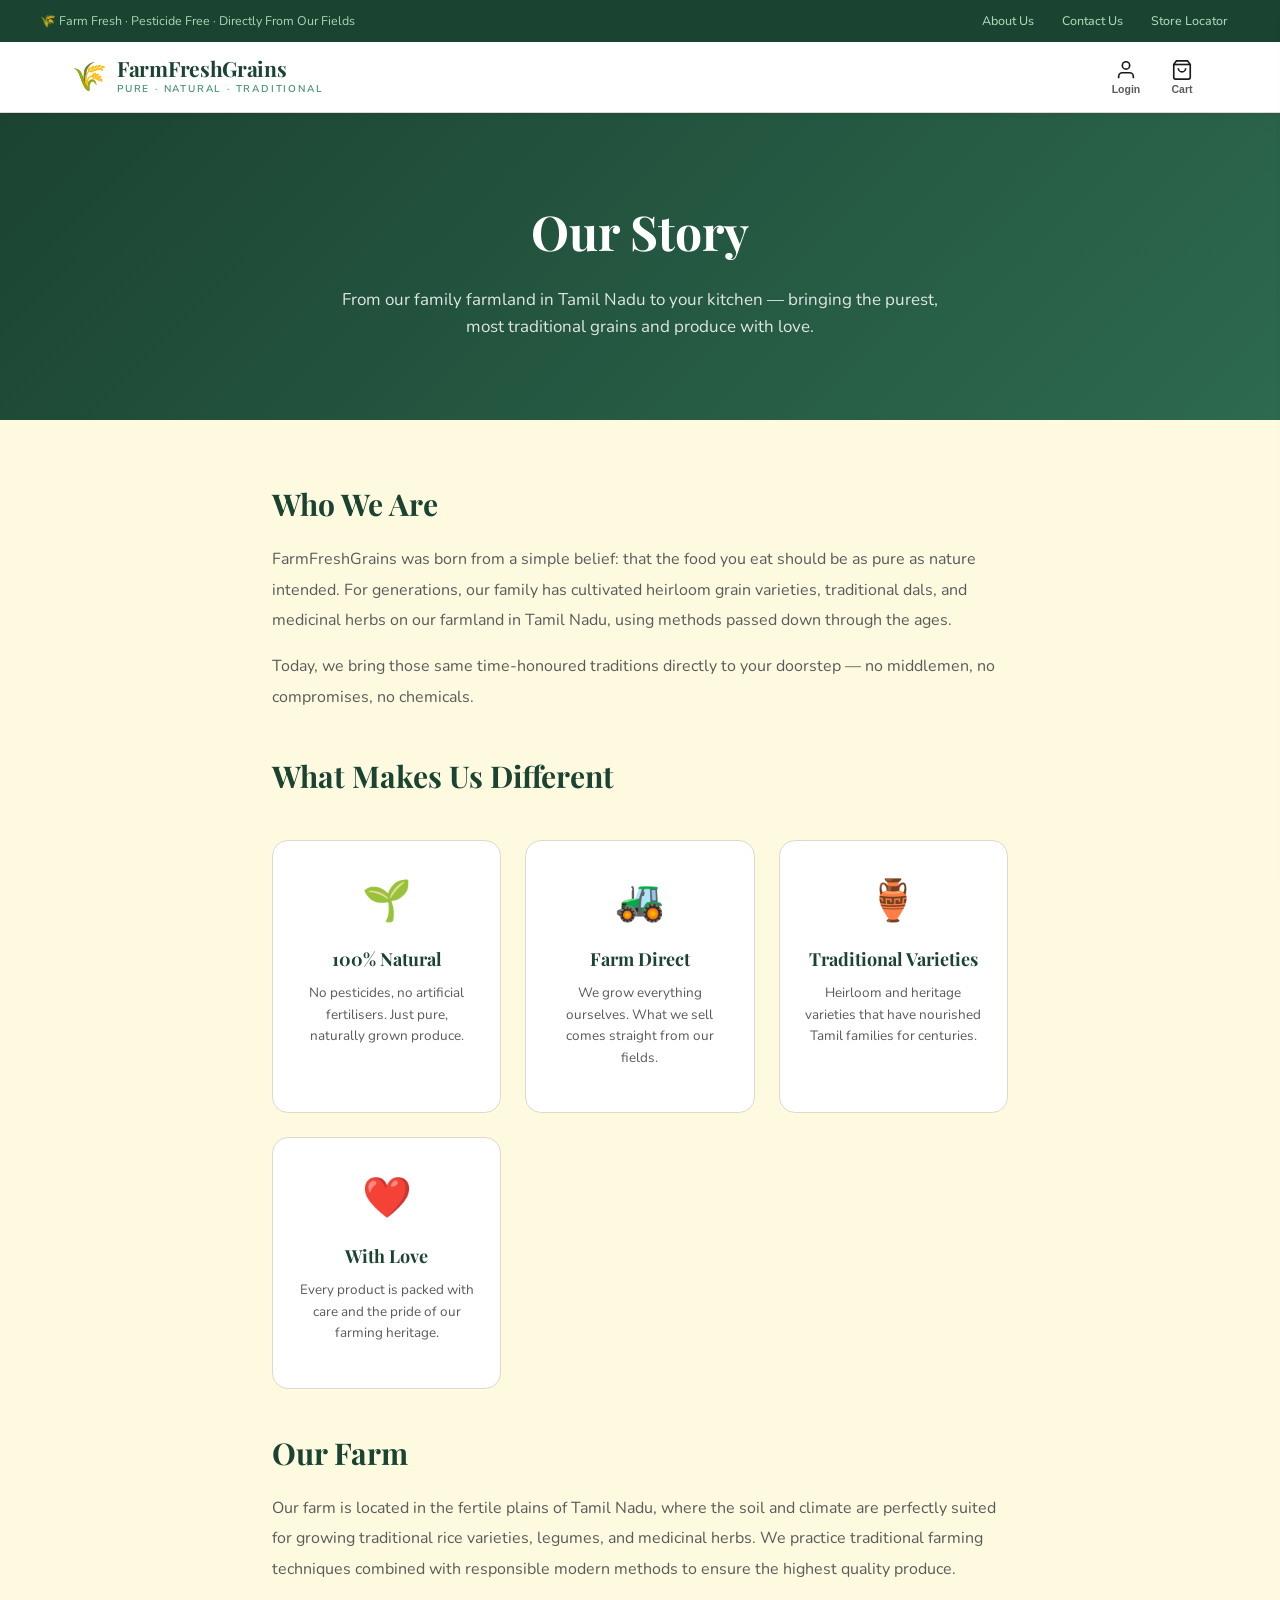
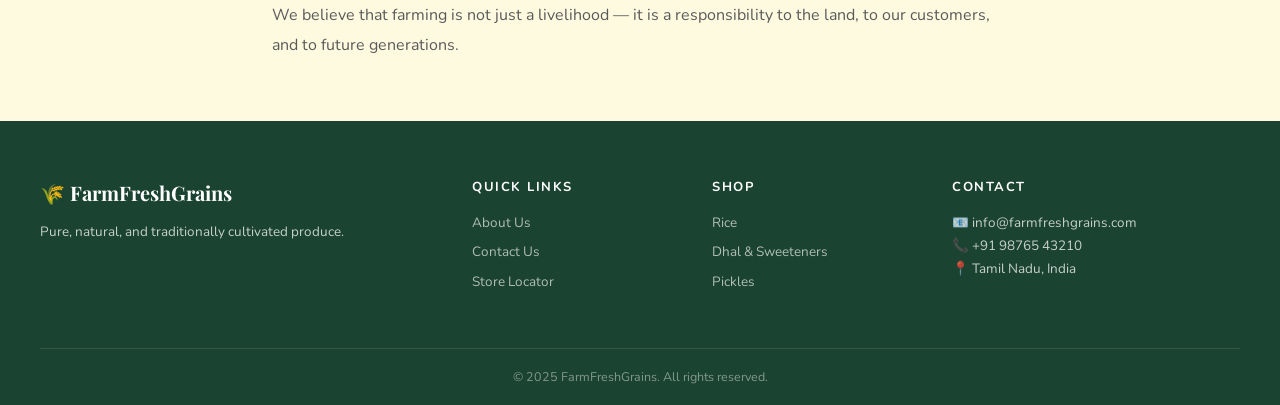
<file: about.html>
<!DOCTYPE html>
<html lang="en">
<head>
<meta charset="UTF-8">
<meta name="viewport" content="width=device-width, initial-scale=1.0">
<title>About Us — FarmFreshGrains</title>
<link rel="preconnect" href="https://fonts.googleapis.com">
<link href="https://fonts.googleapis.com/css2?family=Playfair+Display:wght@400;600;700&family=Nunito:wght@300;400;500;600;700&display=swap" rel="stylesheet">
<link rel="stylesheet" href="css/style.css">
<style>
  .about-hero { background: linear-gradient(135deg, var(--green-dark), var(--green)); color: #fff; padding: 80px 40px; text-align: center; }
  .about-hero h1 { font-family: 'Playfair Display',serif; font-size: 48px; margin-bottom: 16px; }
  .about-hero p { font-size: 17px; opacity: 0.85; max-width: 600px; margin: 0 auto; }
  .about-content { max-width: 800px; margin: 60px auto; padding: 0 32px; }
  .about-content h2 { font-family: 'Playfair Display',serif; font-size: 30px; color: var(--green-dark); margin: 40px 0 16px; }
  .about-content p { font-size: 16px; color: var(--text-muted); line-height: 1.9; margin-bottom: 16px; }
  .values-grid { display: grid; grid-template-columns: repeat(auto-fill,minmax(220px,1fr)); gap: 24px; margin: 40px 0; }
  .value-card { background: var(--white); border: 1.5px solid var(--border); border-radius: 16px; padding: 28px 24px; text-align: center; }
  .value-card .icon { font-size: 40px; margin-bottom: 12px; }
  .value-card h3 { font-family: 'Playfair Display',serif; font-size: 18px; color: var(--green-dark); margin-bottom: 8px; }
  .value-card p { font-size: 13.5px; color: var(--text-muted); line-height: 1.6; }
</style>
</head>
<body>
<div class="top-bar">
  <div class="top-bar-inner">
    <span class="top-bar-left">🌾 Farm Fresh · Pesticide Free · Directly From Our Fields</span>
    <div class="top-bar-links">
      <a href="about.html">About Us</a>
      <a href="contact.html">Contact Us</a>
      <a href="store-locator.html">Store Locator</a>
    </div>
  </div>
</div>
<header id="main-header">
  <div class="header-inner">
    <a class="logo" href="index.html">
      <div class="logo-icon">🌾</div>
      <div class="logo-text">
        <span class="logo-name">FarmFreshGrains</span>
        <span class="logo-tagline">Pure · Natural · Traditional</span>
      </div>
    </a>
    <div class="header-actions" style="margin-left:auto">
      <button class="icon-btn" id="loginBtn">
        <svg width="22" height="22" fill="none" stroke="currentColor" stroke-width="1.8" viewBox="0 0 24 24"><path d="M20 21v-2a4 4 0 0 0-4-4H8a4 4 0 0 0-4 4v2"/><circle cx="12" cy="7" r="4"/></svg>
        <span class="icon-label" id="loginLabel">Login</span>
      </button>
      <button class="icon-btn" id="cartBtn">
        <svg width="22" height="22" fill="none" stroke="currentColor" stroke-width="1.8" viewBox="0 0 24 24"><path d="M6 2 3 6v14a2 2 0 0 0 2 2h14a2 2 0 0 0 2-2V6l-3-4z"/><line x1="3" y1="6" x2="21" y2="6"/><path d="M16 10a4 4 0 0 1-8 0"/></svg>
        <span class="cart-count" id="cartCount" style="display:none">0</span>
        <span class="icon-label">Cart</span>
      </button>
    </div>
  </div>
</header>

<div class="about-hero">
  <h1>Our Story</h1>
  <p>From our family farmland in Tamil Nadu to your kitchen — bringing the purest, most traditional grains and produce with love.</p>
</div>

<div class="about-content">
  <h2>Who We Are</h2>
  <p>FarmFreshGrains was born from a simple belief: that the food you eat should be as pure as nature intended. For generations, our family has cultivated heirloom grain varieties, traditional dals, and medicinal herbs on our farmland in Tamil Nadu, using methods passed down through the ages.</p>
  <p>Today, we bring those same time-honoured traditions directly to your doorstep — no middlemen, no compromises, no chemicals.</p>

  <h2>What Makes Us Different</h2>
  <div class="values-grid">
    <div class="value-card"><div class="icon">🌱</div><h3>100% Natural</h3><p>No pesticides, no artificial fertilisers. Just pure, naturally grown produce.</p></div>
    <div class="value-card"><div class="icon">🚜</div><h3>Farm Direct</h3><p>We grow everything ourselves. What we sell comes straight from our fields.</p></div>
    <div class="value-card"><div class="icon">🏺</div><h3>Traditional Varieties</h3><p>Heirloom and heritage varieties that have nourished Tamil families for centuries.</p></div>
    <div class="value-card"><div class="icon">❤️</div><h3>With Love</h3><p>Every product is packed with care and the pride of our farming heritage.</p></div>
  </div>

  <h2>Our Farm</h2>
  <p>Our farm is located in the fertile plains of Tamil Nadu, where the soil and climate are perfectly suited for growing traditional rice varieties, legumes, and medicinal herbs. We practice traditional farming techniques combined with responsible modern methods to ensure the highest quality produce.</p>
  <p>We believe that farming is not just a livelihood — it is a responsibility to the land, to our customers, and to future generations.</p>
</div>

<footer class="site-footer">
  <div class="footer-inner">
    <div class="footer-col"><div class="footer-logo">🌾 FarmFreshGrains</div><p>Pure, natural, and traditionally cultivated produce.</p></div>
    <div class="footer-col"><h4>Quick Links</h4><a href="about.html">About Us</a><a href="contact.html">Contact Us</a><a href="store-locator.html">Store Locator</a></div>
    <div class="footer-col"><h4>Shop</h4><a href="index.html?cat=rice">Rice</a><a href="index.html?cat=dhal">Dhal & Sweeteners</a><a href="index.html?cat=pickles">Pickles</a></div>
    <div class="footer-col"><h4>Contact</h4><p>📧 info@farmfreshgrains.com</p><p>📞 +91 98765 43210</p><p>📍 Tamil Nadu, India</p></div>
  </div>
  <div class="footer-bottom"><p>© 2025 FarmFreshGrains. All rights reserved.</p></div>
</footer>

<div class="cart-overlay" id="cartOverlay" onclick="toggleCart()"></div>
<div class="cart-sidebar" id="cartSidebar">
  <div class="cart-header"><h3>Your Cart</h3><button onclick="toggleCart()" class="cart-close">✕</button></div>
  <div class="cart-body" id="cartBody"><div class="cart-empty" id="cartEmpty"><div style="font-size:48px">🛒</div><p>Your cart is empty</p></div><div id="cartItems"></div></div>
  <div class="cart-footer" id="cartFooter" style="display:none"><div class="cart-total"><span>Total:</span><strong id="cartTotal">₹0</strong></div><button class="btn-checkout">Proceed to Checkout →</button></div>
</div>
<div class="modal-overlay" id="loginModal" style="display:none">
  <div class="modal">
    <button class="modal-close" onclick="closeLoginModal()">✕</button>
    <div class="modal-tabs"><button class="modal-tab active" onclick="switchTab('login')">Login</button><button class="modal-tab" onclick="switchTab('register')">Register</button></div>
    <div id="loginForm"><div class="form-group"><label>Email</label><input type="email" id="loginEmail" placeholder="you@example.com"></div><div class="form-group"><label>Password</label><input type="password" id="loginPassword" placeholder="••••••••"></div><button class="btn-primary full-width" onclick="doLogin()">Login</button></div>
    <div id="registerForm" style="display:none"><div class="form-group"><label>Name</label><input type="text" id="regName"></div><div class="form-group"><label>Email</label><input type="email" id="regEmail"></div><div class="form-group"><label>Password</label><input type="password" id="regPassword"></div><button class="btn-primary full-width" onclick="doRegister()">Register</button></div>
  </div>
</div>
<script src="js/products.js"></script><script src="js/app.js"></script>
</body>
</html>
</file>
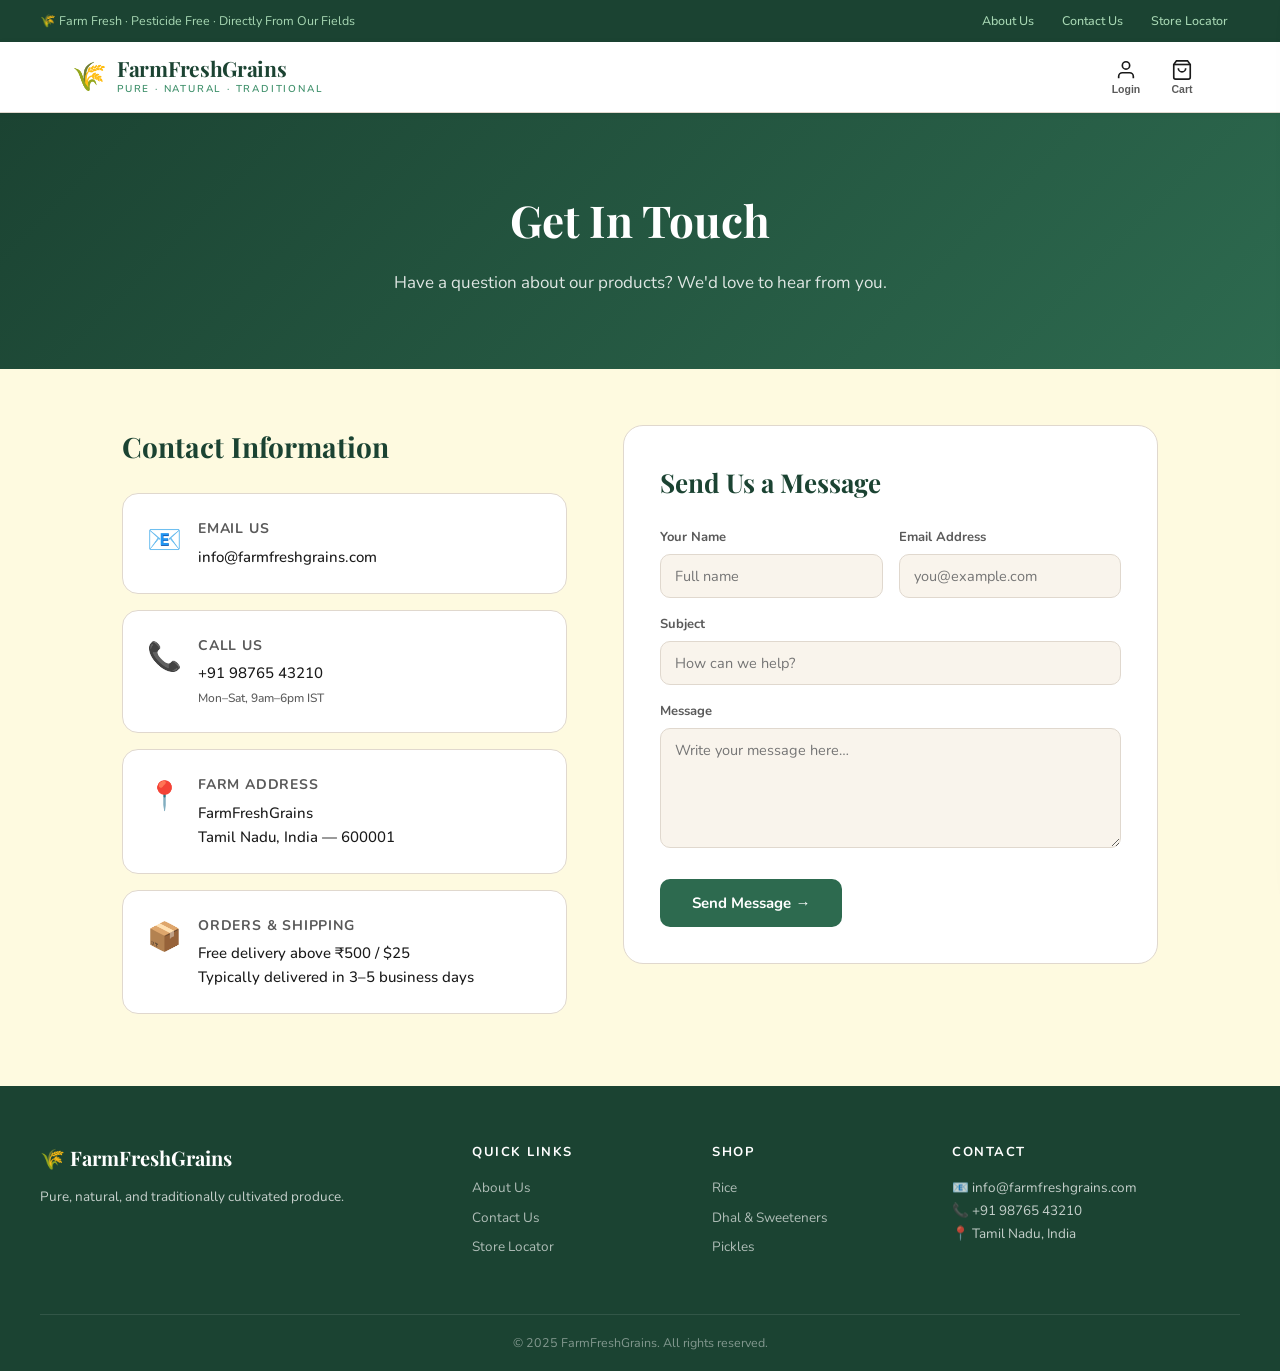
<file: contact.html>
<!DOCTYPE html>
<html lang="en">
<head>
<meta charset="UTF-8">
<meta name="viewport" content="width=device-width, initial-scale=1.0">
<title>Contact Us — FarmFreshGrains</title>
<link rel="preconnect" href="https://fonts.googleapis.com">
<link href="https://fonts.googleapis.com/css2?family=Playfair+Display:wght@400;600;700&family=Nunito:wght@300;400;500;600;700&display=swap" rel="stylesheet">
<link rel="stylesheet" href="css/style.css">
<style>
  .contact-hero { background: linear-gradient(135deg, var(--green-dark), var(--green)); color: #fff; padding: 72px 40px; text-align: center; }
  .contact-hero h1 { font-family: 'Playfair Display',serif; font-size: 44px; margin-bottom: 14px; }
  .contact-hero p { font-size: 17px; opacity: 0.85; }
  .contact-body { max-width: 1100px; margin: 56px auto; padding: 0 32px; display: grid; grid-template-columns: 1fr 1.2fr; gap: 56px; align-items: start; }
  .contact-info h2 { font-family: 'Playfair Display',serif; font-size: 28px; color: var(--green-dark); margin-bottom: 24px; }
  .contact-card { background: var(--white); border: 1.5px solid var(--border); border-radius: 16px; padding: 24px; margin-bottom: 16px; display: flex; gap: 16px; align-items: flex-start; }
  .contact-card .cc-icon { font-size: 28px; flex-shrink: 0; }
  .contact-card h4 { font-size: 14px; color: var(--text-muted); font-weight: 700; text-transform: uppercase; letter-spacing: 0.8px; margin-bottom: 4px; }
  .contact-card p, .contact-card a { font-size: 15px; color: var(--text); font-weight: 500; }
  .contact-form { background: var(--white); border: 1.5px solid var(--border); border-radius: 20px; padding: 36px; }
  .contact-form h2 { font-family: 'Playfair Display',serif; font-size: 26px; color: var(--green-dark); margin-bottom: 24px; }
  .form-row { display: grid; grid-template-columns: 1fr 1fr; gap: 16px; }
  @media(max-width:700px){ .contact-body{grid-template-columns:1fr;gap:32px;} .form-row{grid-template-columns:1fr;} }
  textarea { width:100%; padding:11px 14px; border:1.5px solid var(--border); border-radius:10px; font-size:14.5px; font-family:'Nunito',sans-serif; outline:none; color:var(--text); background:var(--cream2); resize:vertical; min-height:120px; }
  textarea:focus { border-color:var(--green-light); background:var(--white); }
  .btn-submit { background:var(--green); color:#fff; border:none; cursor:pointer; padding:14px 32px; border-radius:10px; font-size:15px; font-weight:700; font-family:'Nunito',sans-serif; transition:var(--transition); margin-top:8px; }
  .btn-submit:hover { background:var(--green-dark); }
</style>
</head>
<body>
<div class="top-bar">
  <div class="top-bar-inner">
    <span class="top-bar-left">🌾 Farm Fresh · Pesticide Free · Directly From Our Fields</span>
    <div class="top-bar-links"><a href="about.html">About Us</a><a href="contact.html">Contact Us</a><a href="store-locator.html">Store Locator</a></div>
  </div>
</div>
<header id="main-header">
  <div class="header-inner">
    <a class="logo" href="index.html"><div class="logo-icon">🌾</div><div class="logo-text"><span class="logo-name">FarmFreshGrains</span><span class="logo-tagline">Pure · Natural · Traditional</span></div></a>
    <div class="header-actions" style="margin-left:auto">
      <button class="icon-btn" id="loginBtn"><svg width="22" height="22" fill="none" stroke="currentColor" stroke-width="1.8" viewBox="0 0 24 24"><path d="M20 21v-2a4 4 0 0 0-4-4H8a4 4 0 0 0-4 4v2"/><circle cx="12" cy="7" r="4"/></svg><span class="icon-label" id="loginLabel">Login</span></button>
      <button class="icon-btn" id="cartBtn"><svg width="22" height="22" fill="none" stroke="currentColor" stroke-width="1.8" viewBox="0 0 24 24"><path d="M6 2 3 6v14a2 2 0 0 0 2 2h14a2 2 0 0 0 2-2V6l-3-4z"/><line x1="3" y1="6" x2="21" y2="6"/><path d="M16 10a4 4 0 0 1-8 0"/></svg><span class="cart-count" id="cartCount" style="display:none">0</span><span class="icon-label">Cart</span></button>
    </div>
  </div>
</header>

<div class="contact-hero">
  <h1>Get In Touch</h1>
  <p>Have a question about our products? We'd love to hear from you.</p>
</div>

<div class="contact-body">
  <div class="contact-info">
    <h2>Contact Information</h2>
    <div class="contact-card"><div class="cc-icon">📧</div><div><h4>Email Us</h4><a href="mailto:info@farmfreshgrains.com">info@farmfreshgrains.com</a></div></div>
    <div class="contact-card"><div class="cc-icon">📞</div><div><h4>Call Us</h4><p>+91 98765 43210</p><p style="font-size:12px;color:var(--text-muted);margin-top:4px">Mon–Sat, 9am–6pm IST</p></div></div>
    <div class="contact-card"><div class="cc-icon">📍</div><div><h4>Farm Address</h4><p>FarmFreshGrains<br>Tamil Nadu, India — 600001</p></div></div>
    <div class="contact-card"><div class="cc-icon">📦</div><div><h4>Orders & Shipping</h4><p>Free delivery above ₹500 / $25<br>Typically delivered in 3–5 business days</p></div></div>
  </div>

  <div class="contact-form">
    <h2>Send Us a Message</h2>
    <div class="form-row">
      <div class="form-group"><label>Your Name</label><input type="text" placeholder="Full name" id="cName"></div>
      <div class="form-group"><label>Email Address</label><input type="email" placeholder="you@example.com" id="cEmail"></div>
    </div>
    <div class="form-group"><label>Subject</label><input type="text" placeholder="How can we help?" id="cSubject"></div>
    <div class="form-group"><label>Message</label><textarea id="cMessage" placeholder="Write your message here…"></textarea></div>
    <button class="btn-submit" onclick="submitContact()">Send Message →</button>
  </div>
</div>

<footer class="site-footer">
  <div class="footer-inner">
    <div class="footer-col"><div class="footer-logo">🌾 FarmFreshGrains</div><p>Pure, natural, and traditionally cultivated produce.</p></div>
    <div class="footer-col"><h4>Quick Links</h4><a href="about.html">About Us</a><a href="contact.html">Contact Us</a><a href="store-locator.html">Store Locator</a></div>
    <div class="footer-col"><h4>Shop</h4><a href="index.html?cat=rice">Rice</a><a href="index.html?cat=dhal">Dhal & Sweeteners</a><a href="index.html?cat=pickles">Pickles</a></div>
    <div class="footer-col"><h4>Contact</h4><p>📧 info@farmfreshgrains.com</p><p>📞 +91 98765 43210</p><p>📍 Tamil Nadu, India</p></div>
  </div>
  <div class="footer-bottom"><p>© 2025 FarmFreshGrains. All rights reserved.</p></div>
</footer>

<div class="cart-overlay" id="cartOverlay" onclick="toggleCart()"></div>
<div class="cart-sidebar" id="cartSidebar">
  <div class="cart-header"><h3>Your Cart</h3><button onclick="toggleCart()" class="cart-close">✕</button></div>
  <div class="cart-body" id="cartBody"><div class="cart-empty" id="cartEmpty"><div style="font-size:48px">🛒</div><p>Your cart is empty</p></div><div id="cartItems"></div></div>
  <div class="cart-footer" id="cartFooter" style="display:none"><div class="cart-total"><span>Total:</span><strong id="cartTotal">₹0</strong></div><button class="btn-checkout">Proceed to Checkout →</button></div>
</div>
<div class="modal-overlay" id="loginModal" style="display:none">
  <div class="modal"><button class="modal-close" onclick="closeLoginModal()">✕</button><div class="modal-tabs"><button class="modal-tab active" onclick="switchTab('login')">Login</button><button class="modal-tab" onclick="switchTab('register')">Register</button></div><div id="loginForm"><div class="form-group"><label>Email</label><input type="email" id="loginEmail"></div><div class="form-group"><label>Password</label><input type="password" id="loginPassword"></div><button class="btn-primary full-width" onclick="doLogin()">Login</button></div><div id="registerForm" style="display:none"><div class="form-group"><label>Name</label><input type="text" id="regName"></div><div class="form-group"><label>Email</label><input type="email" id="regEmail"></div><div class="form-group"><label>Password</label><input type="password" id="regPassword"></div><button class="btn-primary full-width" onclick="doRegister()">Register</button></div></div>
</div>

<script src="js/products.js"></script>
<script src="js/app.js"></script>
<script>
function submitContact() {
  const name = document.getElementById('cName').value;
  const email = document.getElementById('cEmail').value;
  const msg = document.getElementById('cMessage').value;
  if (!name || !email || !msg) { showToast('Please fill in all required fields', 'error'); return; }
  showToast('✅ Message sent! We\'ll get back to you soon.');
  document.getElementById('cName').value = '';
  document.getElementById('cEmail').value = '';
  document.getElementById('cSubject').value = '';
  document.getElementById('cMessage').value = '';
}
</script>
</body>
</html>
</file>
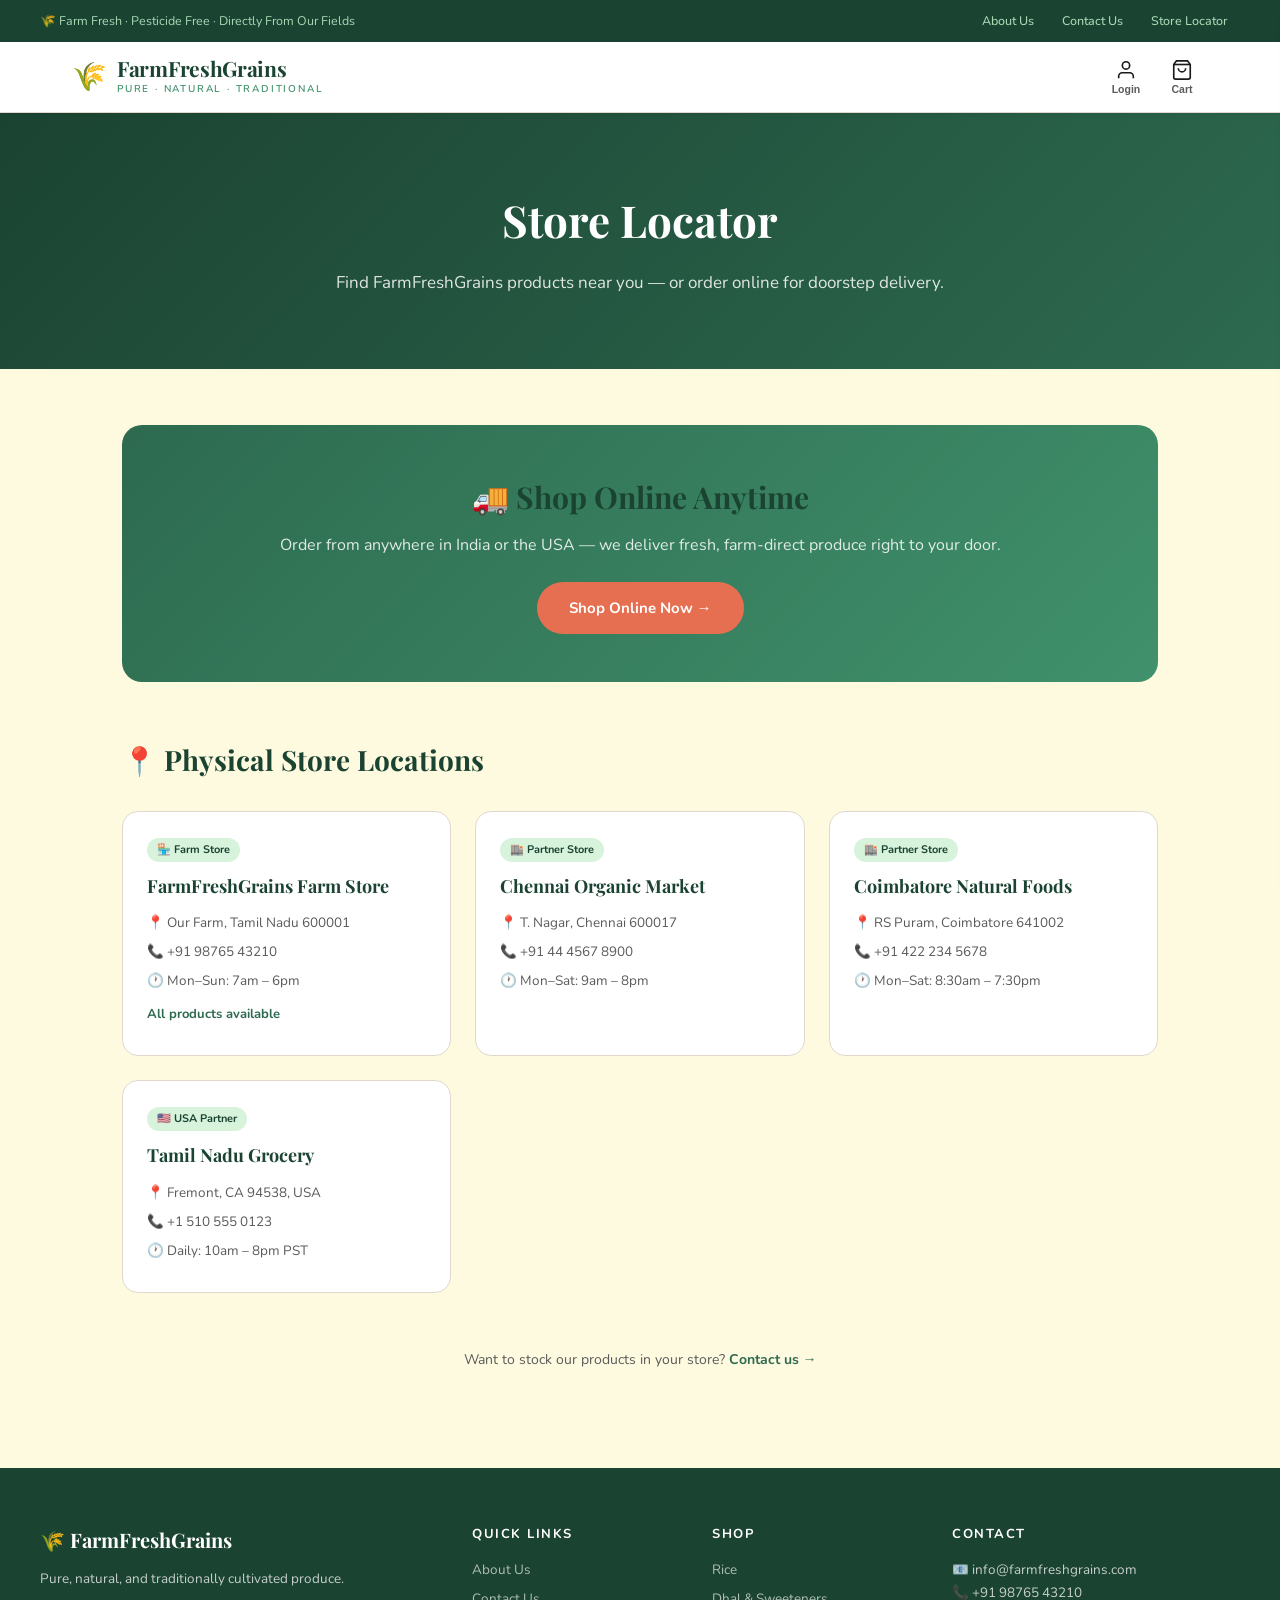
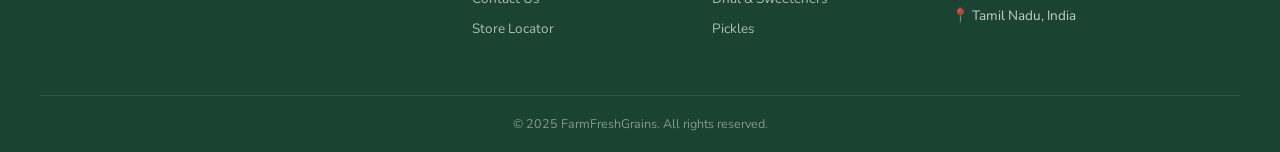
<file: store-locator.html>
<!DOCTYPE html>
<html lang="en">
<head>
<meta charset="UTF-8">
<meta name="viewport" content="width=device-width, initial-scale=1.0">
<title>Store Locator — FarmFreshGrains</title>
<link rel="preconnect" href="https://fonts.googleapis.com">
<link href="https://fonts.googleapis.com/css2?family=Playfair+Display:wght@400;600;700&family=Nunito:wght@300;400;500;600;700&display=swap" rel="stylesheet">
<link rel="stylesheet" href="css/style.css">
<style>
  .sl-hero { background: linear-gradient(135deg, var(--green-dark), var(--green)); color: #fff; padding: 72px 40px; text-align: center; }
  .sl-hero h1 { font-family: 'Playfair Display',serif; font-size: 44px; margin-bottom: 14px; }
  .sl-hero p { font-size: 17px; opacity: 0.85; }
  .sl-body { max-width: 1100px; margin: 56px auto; padding: 0 32px; }
  .sl-body h2 { font-family: 'Playfair Display',serif; font-size: 28px; color: var(--green-dark); margin-bottom: 28px; }
  .stores-grid { display: grid; grid-template-columns: repeat(auto-fill,minmax(280px,1fr)); gap: 24px; margin-bottom: 56px; }
  .store-card { background: var(--white); border: 1.5px solid var(--border); border-radius: 16px; padding: 24px; transition: var(--transition); }
  .store-card:hover { box-shadow: var(--shadow); border-color: var(--green-pale); }
  .store-card h3 { font-family: 'Playfair Display',serif; font-size: 18px; color: var(--green-dark); margin-bottom: 12px; }
  .store-card p { font-size: 13.5px; color: var(--text-muted); line-height: 1.7; margin-bottom: 6px; }
  .store-badge { display: inline-block; background: var(--green-pale); color: var(--green-dark); font-size: 11px; font-weight: 700; padding: 3px 10px; border-radius: 12px; margin-bottom: 10px; }
  .online-cta { background: linear-gradient(135deg, var(--green), var(--green-mid)); color: #fff; border-radius: 20px; padding: 48px; text-align: center; margin-bottom: 56px; }
  .online-cta h2 { font-family: 'Playfair Display',serif; font-size: 30px; margin-bottom: 12px; }
  .online-cta p { font-size: 16px; opacity: 0.85; margin-bottom: 24px; }
  .btn-shop-now { display: inline-block; background: var(--amber); color: #fff; padding: 14px 32px; border-radius: 30px; font-size: 15px; font-weight: 700; transition: var(--transition); }
  .btn-shop-now:hover { background: var(--amber-light); transform: translateY(-2px); }
</style>
</head>
<body>
<div class="top-bar">
  <div class="top-bar-inner">
    <span class="top-bar-left">🌾 Farm Fresh · Pesticide Free · Directly From Our Fields</span>
    <div class="top-bar-links"><a href="about.html">About Us</a><a href="contact.html">Contact Us</a><a href="store-locator.html">Store Locator</a></div>
  </div>
</div>
<header id="main-header">
  <div class="header-inner">
    <a class="logo" href="index.html"><div class="logo-icon">🌾</div><div class="logo-text"><span class="logo-name">FarmFreshGrains</span><span class="logo-tagline">Pure · Natural · Traditional</span></div></a>
    <div class="header-actions" style="margin-left:auto">
      <button class="icon-btn" id="loginBtn"><svg width="22" height="22" fill="none" stroke="currentColor" stroke-width="1.8" viewBox="0 0 24 24"><path d="M20 21v-2a4 4 0 0 0-4-4H8a4 4 0 0 0-4 4v2"/><circle cx="12" cy="7" r="4"/></svg><span class="icon-label" id="loginLabel">Login</span></button>
      <button class="icon-btn" id="cartBtn"><svg width="22" height="22" fill="none" stroke="currentColor" stroke-width="1.8" viewBox="0 0 24 24"><path d="M6 2 3 6v14a2 2 0 0 0 2 2h14a2 2 0 0 0 2-2V6l-3-4z"/><line x1="3" y1="6" x2="21" y2="6"/><path d="M16 10a4 4 0 0 1-8 0"/></svg><span class="cart-count" id="cartCount" style="display:none">0</span><span class="icon-label">Cart</span></button>
    </div>
  </div>
</header>

<div class="sl-hero"><h1>Store Locator</h1><p>Find FarmFreshGrains products near you — or order online for doorstep delivery.</p></div>

<div class="sl-body">
  <div class="online-cta">
    <h2>🚚 Shop Online Anytime</h2>
    <p>Order from anywhere in India or the USA — we deliver fresh, farm-direct produce right to your door.</p>
    <a href="index.html" class="btn-shop-now">Shop Online Now →</a>
  </div>

  <h2>📍 Physical Store Locations</h2>
  <div class="stores-grid">
    <div class="store-card">
      <span class="store-badge">🏪 Farm Store</span>
      <h3>FarmFreshGrains Farm Store</h3>
      <p>📍 Our Farm, Tamil Nadu 600001</p>
      <p>📞 +91 98765 43210</p>
      <p>🕐 Mon–Sun: 7am – 6pm</p>
      <p style="color:var(--green);font-weight:700;font-size:13px;margin-top:10px">All products available</p>
    </div>
    <div class="store-card">
      <span class="store-badge">🏬 Partner Store</span>
      <h3>Chennai Organic Market</h3>
      <p>📍 T. Nagar, Chennai 600017</p>
      <p>📞 +91 44 4567 8900</p>
      <p>🕐 Mon–Sat: 9am – 8pm</p>
    </div>
    <div class="store-card">
      <span class="store-badge">🏬 Partner Store</span>
      <h3>Coimbatore Natural Foods</h3>
      <p>📍 RS Puram, Coimbatore 641002</p>
      <p>📞 +91 422 234 5678</p>
      <p>🕐 Mon–Sat: 8:30am – 7:30pm</p>
    </div>
    <div class="store-card">
      <span class="store-badge">🇺🇸 USA Partner</span>
      <h3>Tamil Nadu Grocery</h3>
      <p>📍 Fremont, CA 94538, USA</p>
      <p>📞 +1 510 555 0123</p>
      <p>🕐 Daily: 10am – 8pm PST</p>
    </div>
  </div>
  <p style="color:var(--text-muted);font-size:14px;text-align:center;padding-bottom:40px">Want to stock our products in your store? <a href="contact.html" style="color:var(--green);font-weight:700">Contact us →</a></p>
</div>

<footer class="site-footer">
  <div class="footer-inner">
    <div class="footer-col"><div class="footer-logo">🌾 FarmFreshGrains</div><p>Pure, natural, and traditionally cultivated produce.</p></div>
    <div class="footer-col"><h4>Quick Links</h4><a href="about.html">About Us</a><a href="contact.html">Contact Us</a><a href="store-locator.html">Store Locator</a></div>
    <div class="footer-col"><h4>Shop</h4><a href="index.html?cat=rice">Rice</a><a href="index.html?cat=dhal">Dhal & Sweeteners</a><a href="index.html?cat=pickles">Pickles</a></div>
    <div class="footer-col"><h4>Contact</h4><p>📧 info@farmfreshgrains.com</p><p>📞 +91 98765 43210</p><p>📍 Tamil Nadu, India</p></div>
  </div>
  <div class="footer-bottom"><p>© 2025 FarmFreshGrains. All rights reserved.</p></div>
</footer>
<div class="cart-overlay" id="cartOverlay" onclick="toggleCart()"></div>
<div class="cart-sidebar" id="cartSidebar">
  <div class="cart-header"><h3>Your Cart</h3><button onclick="toggleCart()" class="cart-close">✕</button></div>
  <div class="cart-body" id="cartBody"><div class="cart-empty" id="cartEmpty"><div style="font-size:48px">🛒</div><p>Your cart is empty</p></div><div id="cartItems"></div></div>
  <div class="cart-footer" id="cartFooter" style="display:none"><div class="cart-total"><span>Total:</span><strong id="cartTotal">₹0</strong></div><button class="btn-checkout">Proceed to Checkout →</button></div>
</div>
<div class="modal-overlay" id="loginModal" style="display:none">
  <div class="modal"><button class="modal-close" onclick="closeLoginModal()">✕</button><div class="modal-tabs"><button class="modal-tab active" onclick="switchTab('login')">Login</button><button class="modal-tab" onclick="switchTab('register')">Register</button></div><div id="loginForm"><div class="form-group"><label>Email</label><input type="email" id="loginEmail"></div><div class="form-group"><label>Password</label><input type="password" id="loginPassword"></div><button class="btn-primary full-width" onclick="doLogin()">Login</button></div><div id="registerForm" style="display:none"><div class="form-group"><label>Name</label><input type="text" id="regName"></div><div class="form-group"><label>Email</label><input type="email" id="regEmail"></div><div class="form-group"><label>Password</label><input type="password" id="regPassword"></div><button class="btn-primary full-width" onclick="doRegister()">Register</button></div></div>
</div>
<script src="js/products.js"></script><script src="js/app.js"></script>
</body>
</html>
</file>
<file: css/style.css>
/* ═══════════════════════════════════════════════════
   FarmFreshGrains — Main Stylesheet
   ═══════════════════════════════════════════════════ */

:root {
  --green-dark: #1b4332;
  --green: #2d6a4f;
  --green-mid: #40916c;
  --green-light: #52b788;
  --green-pale: #d8f3dc;
  --green-bg: #f0faf4;
  --amber: #e76f51;
  --amber-light: #f4a261;
  --amber-pale: #fef0e7;
  --brown: #8b5e3c;
  --cream: #fefae0;
  --cream2: #f9f4ec;
  --cream3: #f2ebe0;
  --text: #1a1a1a;
  --text-muted: #5a5a5a;
  --text-light: #8a8a8a;
  --border: #e0d8ce;
  --border-light: #ede8e0;
  --white: #ffffff;
  --radius: 12px;
  --radius-sm: 6px;
  --shadow-sm: 0 1px 6px rgba(0,0,0,0.07);
  --shadow: 0 3px 16px rgba(0,0,0,0.09);
  --shadow-lg: 0 8px 32px rgba(0,0,0,0.13);
  --transition: all 0.22s ease;
}

*, *::before, *::after { margin: 0; padding: 0; box-sizing: border-box; }

html { scroll-behavior: smooth; }

body {
  font-family: 'Nunito', sans-serif;
  background: var(--cream);
  color: var(--text);
  font-size: 15px;
  line-height: 1.6;
}

img { max-width: 100%; display: block; }
a { text-decoration: none; color: inherit; }

.container {
  max-width: 1200px;
  margin: 0 auto;
  padding: 0 32px;
}

/* ── TOP BAR ─────────────────────────────────── */
.top-bar {
  background: var(--green-dark);
  color: #a8d8b4;
  font-size: 12.5px;
  padding: 8px 32px;
}
.top-bar-inner {
  max-width: 1200px;
  margin: 0 auto;
  display: flex;
  justify-content: space-between;
  align-items: center;
}
.top-bar-links { display: flex; gap: 4px; }
.top-bar-links a {
  color: #a8d8b4;
  padding: 3px 12px;
  border-radius: 20px;
  font-size: 12.5px;
  font-weight: 500;
  transition: var(--transition);
}
.top-bar-links a:hover { background: rgba(255,255,255,0.12); color: #fff; }

/* ── HEADER ──────────────────────────────────── */
#main-header {
  background: var(--white);
  border-bottom: 1.5px solid var(--border);
  position: sticky;
  top: 0;
  z-index: 300;
  box-shadow: var(--shadow-sm);
}
.header-inner {
  max-width: 1200px;
  margin: 0 auto;
  padding: 0 32px;
  height: 70px;
  display: flex;
  align-items: center;
  gap: 16px;
}

/* Logo */
.logo { display: flex; align-items: center; gap: 10px; cursor: pointer; }
.logo-icon { font-size: 28px; line-height: 1; }
.logo-text { display: flex; flex-direction: column; }
.logo-name {
  font-family: 'Playfair Display', serif;
  font-size: 21px;
  font-weight: 700;
  color: var(--green-dark);
  letter-spacing: -0.3px;
  line-height: 1.1;
}
.logo-tagline {
  font-size: 10px;
  letter-spacing: 1.8px;
  text-transform: uppercase;
  color: var(--green-mid);
  font-weight: 600;
}

/* Search */
.search-bar-wrap { flex: 1; max-width: 420px; margin: 0 8px; }
.search-bar {
  display: flex;
  align-items: center;
  background: var(--cream2);
  border: 1.5px solid var(--border);
  border-radius: 28px;
  padding: 9px 16px;
  gap: 8px;
  transition: var(--transition);
}
.search-bar:focus-within {
  border-color: var(--green-light);
  box-shadow: 0 0 0 3px rgba(82, 183, 136, 0.15);
  background: var(--white);
}
.search-bar svg { color: var(--text-muted); flex-shrink: 0; }
.search-bar input {
  border: none;
  background: transparent;
  outline: none;
  font-size: 14px;
  width: 100%;
  color: var(--text);
  font-family: 'Nunito', sans-serif;
}
.search-clear {
  background: none; border: none; cursor: pointer;
  color: var(--text-muted); font-size: 14px;
  padding: 0 2px; line-height: 1;
}

/* Header Actions */
.header-actions { display: flex; align-items: center; gap: 4px; margin-left: auto; }

.currency-badge {
  display: flex; align-items: center; gap: 5px;
  background: var(--green-pale);
  border: 1px solid var(--green-light);
  color: var(--green-dark);
  font-size: 12px;
  font-weight: 700;
  padding: 5px 10px;
  border-radius: 20px;
  letter-spacing: 0.5px;
}

.icon-btn {
  background: none; border: none; cursor: pointer;
  color: var(--text); padding: 8px 10px; border-radius: 10px;
  display: flex; flex-direction: column; align-items: center; justify-content: center;
  gap: 2px; position: relative; transition: var(--transition);
  min-width: 52px;
}
.icon-btn:hover { background: var(--cream2); }
.icon-label { font-size: 10.5px; font-weight: 600; color: var(--text-muted); }

.cart-count {
  position: absolute; top: 4px; right: 6px;
  background: var(--amber); color: #fff;
  font-size: 10px; font-weight: 700;
  width: 17px; height: 17px;
  border-radius: 50%; display: flex; align-items: center; justify-content: center;
  border: 2px solid var(--white);
}

/* ── CATEGORY NAV ────────────────────────────── */
.cat-nav {
  background: var(--green);
  position: sticky;
  top: 70px;
  z-index: 200;
  box-shadow: 0 2px 8px rgba(0,0,0,0.1);
}
.cat-nav-inner {
  max-width: 1200px;
  margin: 0 auto;
  padding: 0 32px;
  display: flex;
  overflow-x: auto;
  scrollbar-width: none;
}
.cat-nav-inner::-webkit-scrollbar { display: none; }
.cat-tab {
  color: rgba(255,255,255,0.8);
  font-size: 13.5px;
  font-weight: 600;
  padding: 14px 22px;
  cursor: pointer;
  border-bottom: 3px solid transparent;
  white-space: nowrap;
  transition: var(--transition);
  display: block;
  font-family: 'Nunito', sans-serif;
}
.cat-tab:hover { color: #fff; background: rgba(255,255,255,0.08); }
.cat-tab.active { color: #fff; border-bottom-color: var(--amber-light); background: rgba(255,255,255,0.1); }

/* ── HERO ────────────────────────────────────── */
.hero {
  background: linear-gradient(135deg, var(--green-dark) 0%, var(--green) 55%, var(--green-mid) 100%);
  color: #fff;
  display: flex;
  align-items: center;
  justify-content: space-between;
  padding: 64px 64px;
  gap: 48px;
  overflow: hidden;
  position: relative;
}
.hero::before {
  content: '';
  position: absolute; inset: 0;
  background-image: radial-gradient(circle at 70% 50%, rgba(255,255,255,0.04) 0%, transparent 60%);
}
.hero-content { flex: 1; max-width: 520px; position: relative; z-index: 1; }
.hero-badge {
  display: inline-flex; align-items: center; gap: 6px;
  background: rgba(255,255,255,0.15);
  border: 1px solid rgba(255,255,255,0.25);
  padding: 6px 14px;
  border-radius: 20px;
  font-size: 13px;
  font-weight: 600;
  margin-bottom: 20px;
  backdrop-filter: blur(4px);
}
.hero h1 {
  font-family: 'Playfair Display', serif;
  font-size: 48px;
  font-weight: 700;
  line-height: 1.15;
  margin-bottom: 16px;
}
.hero h1 span { color: var(--amber-light); }
.hero-sub { font-size: 16px; opacity: 0.85; line-height: 1.7; margin-bottom: 32px; }
.btn-hero {
  display: inline-block;
  background: var(--amber);
  color: #fff;
  padding: 14px 32px;
  border-radius: 30px;
  font-size: 15px;
  font-weight: 700;
  transition: var(--transition);
  box-shadow: 0 4px 20px rgba(231,111,81,0.4);
}
.btn-hero:hover { background: var(--amber-light); transform: translateY(-2px); }
.hero-img-area { flex-shrink: 0; position: relative; z-index: 1; }
.hero-img {
  width: 380px; height: 300px;
  object-fit: cover;
  border-radius: 20px;
  box-shadow: 0 20px 60px rgba(0,0,0,0.3);
}

/* ── SEARCH RESULTS BAR ──────────────────────── */
.search-results-bar {
  background: var(--amber-pale);
  border-bottom: 1.5px solid var(--amber-light);
  padding: 10px 32px;
}
.search-results-bar .container {
  display: flex; align-items: center; gap: 16px;
  font-size: 14px; font-weight: 600; color: var(--brown);
}
.search-results-bar button {
  background: none; border: 1.5px solid var(--amber); color: var(--amber);
  padding: 4px 12px; border-radius: 20px; cursor: pointer; font-size: 12px;
  font-family: 'Nunito', sans-serif; font-weight: 700; transition: var(--transition);
}
.search-results-bar button:hover { background: var(--amber); color: #fff; }

/* ── PRODUCTS SECTION ────────────────────────── */
.products-section {
  padding: 40px 0 72px;
}

.section-title {
  font-family: 'Playfair Display', serif;
  font-size: 26px;
  font-weight: 600;
  color: var(--green-dark);
  margin-bottom: 28px;
  padding-bottom: 14px;
  border-bottom: 2.5px solid var(--green-pale);
  position: relative;
}
.section-title::after {
  content: '';
  position: absolute;
  bottom: -2.5px;
  left: 0;
  width: 60px;
  height: 2.5px;
  background: var(--green-mid);
}

/* ── PRODUCT GRID ────────────────────────────── */
.products-grid {
  display: grid;
  grid-template-columns: repeat(auto-fill, minmax(220px, 1fr));
  gap: 24px;
}

/* ── PRODUCT CARD ────────────────────────────── */
.product-card {
  background: var(--white);
  border: 1.5px solid var(--border-light);
  border-radius: var(--radius);
  overflow: hidden;
  transition: var(--transition);
  cursor: pointer;
  box-shadow: var(--shadow-sm);
}
.product-card:hover {
  transform: translateY(-4px);
  box-shadow: var(--shadow-lg);
  border-color: var(--green-pale);
}
.product-card.sold-out { opacity: 0.7; cursor: default; }
.product-card.sold-out:hover { transform: none; }

.product-img-wrap {
  position: relative;
  height: 190px;
  overflow: hidden;
  background: var(--cream2);
}
.product-img-wrap img {
  width: 100%; height: 100%; object-fit: cover;
  transition: transform 0.4s ease;
}
.product-card:hover .product-img-wrap img { transform: scale(1.06); }

.sold-out-badge {
  position: absolute; top: 10px; right: 10px;
  background: #e53e3e; color: #fff;
  font-size: 11px; font-weight: 700;
  padding: 4px 10px; border-radius: 20px;
  letter-spacing: 0.5px;
}
.product-cat-tag {
  position: absolute; bottom: 10px; left: 10px;
  background: rgba(27, 67, 50, 0.88);
  color: #fff; font-size: 10.5px; font-weight: 600;
  padding: 3px 9px; border-radius: 12px;
  backdrop-filter: blur(4px);
}

.product-info { padding: 14px 16px 16px; }
.product-id { font-size: 11px; color: var(--text-light); font-weight: 700; letter-spacing: 0.5px; margin-bottom: 4px; }
.product-name {
  font-family: 'Playfair Display', serif;
  font-size: 16px; font-weight: 600;
  color: var(--green-dark);
  margin-bottom: 6px;
  line-height: 1.3;
}
.product-desc-short { font-size: 12.5px; color: var(--text-muted); line-height: 1.5; margin-bottom: 12px; }
.product-footer {
  display: flex; align-items: center; justify-content: space-between;
  border-top: 1px solid var(--border-light); padding-top: 10px;
}
.product-price { display: flex; align-items: baseline; gap: 3px; }
.price-main { font-size: 18px; font-weight: 700; color: var(--green); }
.price-unit { font-size: 11.5px; color: var(--text-muted); }
.price-sold { font-size: 13px; color: #e53e3e; font-weight: 700; }

.btn-add-card {
  background: var(--green);
  color: #fff; border: none; cursor: pointer;
  padding: 7px 14px; border-radius: 20px;
  font-size: 12.5px; font-weight: 700;
  font-family: 'Nunito', sans-serif;
  transition: var(--transition);
}
.btn-add-card:hover { background: var(--green-dark); transform: scale(1.05); }

/* Empty state */
.empty-state {
  display: flex; flex-direction: column; align-items: center;
  padding: 80px 20px; color: var(--text-muted); text-align: center;
}
.empty-icon { font-size: 64px; margin-bottom: 16px; }
.empty-state p { font-size: 18px; font-weight: 500; }

/* ── BREADCRUMB ──────────────────────────────── */
.breadcrumb-bar {
  background: var(--cream2);
  border-bottom: 1px solid var(--border);
  padding: 12px 32px;
  font-size: 13px;
  color: var(--text-muted);
}
.breadcrumb-bar .container { display: flex; align-items: center; gap: 8px; }
.breadcrumb-bar a { color: var(--green); font-weight: 600; }
.breadcrumb-bar a:hover { text-decoration: underline; }
.breadcrumb-bar span { color: var(--text-light); }

/* ── PRODUCT DETAIL PAGE ─────────────────────── */
.product-detail-page { padding: 40px 0 72px; }

.product-detail-grid {
  display: grid;
  grid-template-columns: 1fr 1fr;
  gap: 56px;
  align-items: start;
  margin-bottom: 72px;
}

.detail-img-wrap {
  border-radius: 18px;
  overflow: hidden;
  box-shadow: var(--shadow-lg);
  position: relative;
  background: var(--cream2);
  aspect-ratio: 4/3;
}
.detail-img-wrap img { width: 100%; height: 100%; object-fit: cover; }
.detail-img-wrap.sold-out img { filter: grayscale(60%); }
.sold-out-overlay {
  position: absolute; inset: 0;
  background: rgba(0,0,0,0.45);
  display: flex; align-items: center; justify-content: center;
  font-size: 32px; font-weight: 900; color: #fff;
  letter-spacing: 3px;
}

.detail-badges {
  display: flex; flex-wrap: wrap; gap: 8px; margin-top: 16px;
}
.badge {
  padding: 5px 12px; border-radius: 20px;
  font-size: 12px; font-weight: 700;
}
.badge-green { background: var(--green-pale); color: var(--green-dark); }
.badge-amber { background: var(--amber-pale); color: var(--brown); }
.badge-brown { background: #f5ede2; color: #7c4a1e; }

.detail-info-col { padding-top: 8px; }
.detail-item-id { font-size: 12px; color: var(--text-light); font-weight: 700; letter-spacing: 0.8px; text-transform: uppercase; margin-bottom: 10px; }
.detail-name {
  font-family: 'Playfair Display', serif;
  font-size: 36px; font-weight: 700;
  color: var(--green-dark);
  line-height: 1.2; margin-bottom: 20px;
}

.detail-price-row {
  display: flex; align-items: baseline; gap: 8px;
  margin-bottom: 28px; padding-bottom: 24px;
  border-bottom: 1.5px solid var(--border-light);
}
.detail-price { font-size: 36px; font-weight: 700; color: var(--green); }
.detail-price.sold-out-price { color: #e53e3e; font-size: 24px; }
.detail-unit { font-size: 16px; color: var(--text-muted); }

.detail-description, .detail-uses {
  margin-bottom: 20px; padding-bottom: 20px;
  border-bottom: 1px solid var(--border-light);
}
.detail-description h3, .detail-uses h3 {
  font-size: 14px; text-transform: uppercase;
  letter-spacing: 1px; color: var(--green-mid);
  font-weight: 700; margin-bottom: 8px;
}
.detail-description p, .detail-uses p {
  font-size: 15px; color: var(--text-muted); line-height: 1.75;
}

/* Add to cart section */
.detail-add-cart { margin: 24px 0; }
.qty-selector {
  display: flex; align-items: center; gap: 0;
  border: 2px solid var(--border); border-radius: 10px;
  overflow: hidden; width: fit-content; margin-bottom: 16px;
}
.qty-btn {
  background: var(--cream2); border: none; cursor: pointer;
  width: 44px; height: 44px;
  font-size: 20px; font-weight: 500; color: var(--text);
  transition: var(--transition);
}
.qty-btn:hover { background: var(--green-pale); color: var(--green); }
.qty-selector input {
  width: 60px; height: 44px; border: none;
  text-align: center; font-size: 17px; font-weight: 700;
  color: var(--text); font-family: 'Nunito', sans-serif;
  outline: none; background: var(--white);
  border-left: 1.5px solid var(--border);
  border-right: 1.5px solid var(--border);
}

.detail-total-row {
  font-size: 15px; color: var(--text-muted);
  margin-bottom: 16px;
}
.detail-total-row strong { font-size: 22px; color: var(--green); margin-left: 8px; }

.btn-add-to-cart {
  width: 100%; padding: 14px; border-radius: 12px;
  background: var(--green); color: #fff; border: none; cursor: pointer;
  font-size: 16px; font-weight: 700; font-family: 'Nunito', sans-serif;
  transition: var(--transition); margin-bottom: 10px;
}
.btn-add-to-cart:hover { background: var(--green-dark); transform: translateY(-1px); box-shadow: 0 4px 16px rgba(45, 106, 79, 0.3); }

.btn-buy-now {
  width: 100%; padding: 14px; border-radius: 12px;
  background: var(--white); color: var(--amber); border: 2px solid var(--amber); cursor: pointer;
  font-size: 16px; font-weight: 700; font-family: 'Nunito', sans-serif;
  transition: var(--transition);
}
.btn-buy-now:hover { background: var(--amber); color: #fff; }

.sold-out-notice {
  background: #fff5f5; border: 1.5px solid #fed7d7;
  border-radius: 12px; padding: 20px;
  margin-top: 20px; text-align: center;
}
.sold-out-notice span { display: block; font-weight: 700; color: #c53030; margin-bottom: 8px; }
.sold-out-notice p { font-size: 14px; color: var(--text-muted); margin-bottom: 16px; }

.detail-delivery-info {
  display: flex; flex-wrap: wrap; gap: 8px; margin-top: 20px;
}
.delivery-chip {
  background: var(--green-bg); color: var(--green-dark);
  font-size: 12px; font-weight: 600;
  padding: 6px 12px; border-radius: 20px;
  border: 1px solid var(--green-pale);
}

/* Related products */
.related-products { margin-top: 16px; }

/* ── CART SIDEBAR ────────────────────────────── */
.cart-overlay {
  display: none; position: fixed; inset: 0;
  background: rgba(0,0,0,0.45); z-index: 500;
}
.cart-overlay.visible { display: block; }
.cart-sidebar {
  position: fixed; top: 0; right: -420px; bottom: 0;
  width: 380px; background: var(--white);
  z-index: 600; transition: right 0.3s ease;
  display: flex; flex-direction: column;
  box-shadow: -4px 0 40px rgba(0,0,0,0.15);
}
.cart-sidebar.open { right: 0; }

.cart-header {
  padding: 20px 24px;
  border-bottom: 1.5px solid var(--border);
  display: flex; align-items: center; justify-content: space-between;
  background: var(--green-dark); color: #fff;
}
.cart-header h3 { font-family: 'Playfair Display', serif; font-size: 20px; font-weight: 600; }
.cart-close {
  background: rgba(255,255,255,0.15); border: none; cursor: pointer;
  color: #fff; width: 32px; height: 32px; border-radius: 50%;
  font-size: 16px; display: flex; align-items: center; justify-content: center;
  transition: var(--transition);
}
.cart-close:hover { background: rgba(255,255,255,0.25); }

.cart-body { flex: 1; overflow-y: auto; padding: 16px; }
.cart-empty {
  display: flex; flex-direction: column; align-items: center;
  padding: 60px 20px; text-align: center; color: var(--text-muted);
}
.cart-empty p { font-size: 16px; font-weight: 600; margin: 10px 0 4px; }
.cart-empty small { font-size: 13px; }

.cart-item {
  display: flex; gap: 12px;
  padding: 14px 0; border-bottom: 1px solid var(--border-light);
}
.cart-item img {
  width: 64px; height: 64px; object-fit: cover;
  border-radius: 10px; flex-shrink: 0;
  border: 1px solid var(--border-light);
}
.cart-item-info { flex: 1; }
.cart-item-name { font-size: 13.5px; font-weight: 700; color: var(--green-dark); line-height: 1.3; margin-bottom: 3px; }
.cart-item-price { font-size: 12px; color: var(--text-muted); margin-bottom: 8px; }
.cart-qty-row {
  display: flex; align-items: center; gap: 6px;
}
.cart-qty-row button {
  width: 26px; height: 26px; border-radius: 6px;
  border: 1.5px solid var(--border); background: var(--cream2);
  cursor: pointer; font-size: 16px; font-weight: 500; color: var(--text);
  display: flex; align-items: center; justify-content: center;
  transition: var(--transition);
}
.cart-qty-row button:hover { background: var(--green-pale); border-color: var(--green-light); }
.cart-qty-row span { font-size: 14px; font-weight: 700; min-width: 20px; text-align: center; }
.cart-remove { background: #fff5f5 !important; border-color: #fed7d7 !important; color: #c53030 !important; font-size: 13px !important; }
.cart-item-total { font-size: 14px; font-weight: 700; color: var(--green); flex-shrink: 0; align-self: center; }

.cart-footer {
  padding: 16px 24px;
  border-top: 2px solid var(--border);
  background: var(--cream2);
}
.cart-total {
  display: flex; justify-content: space-between; align-items: center;
  font-size: 16px; color: var(--text-muted);
  margin-bottom: 14px;
}
.cart-total strong { font-size: 24px; font-weight: 700; color: var(--green-dark); }
.btn-checkout {
  width: 100%; padding: 14px; border-radius: 12px;
  background: var(--green); color: #fff; border: none; cursor: pointer;
  font-size: 15px; font-weight: 700; font-family: 'Nunito', sans-serif;
  transition: var(--transition);
}
.btn-checkout:hover { background: var(--green-dark); }

/* ── MODAL ───────────────────────────────────── */
.modal-overlay {
  position: fixed; inset: 0;
  background: rgba(0,0,0,0.5);
  z-index: 800;
  display: flex; align-items: center; justify-content: center;
  padding: 24px;
}
.modal {
  background: var(--white); border-radius: 20px;
  padding: 36px; width: 100%; max-width: 400px;
  position: relative; box-shadow: var(--shadow-lg);
  animation: slideUp 0.25s ease;
}
@keyframes slideUp {
  from { opacity: 0; transform: translateY(20px); }
  to { opacity: 1; transform: translateY(0); }
}
.modal-close {
  position: absolute; top: 16px; right: 16px;
  background: var(--cream2); border: 1.5px solid var(--border);
  border-radius: 50%; width: 32px; height: 32px; cursor: pointer;
  font-size: 14px; display: flex; align-items: center; justify-content: center;
  color: var(--text-muted); transition: var(--transition);
}
.modal-close:hover { background: var(--cream3); }
.modal-tabs {
  display: flex; border-bottom: 2px solid var(--border);
  margin-bottom: 24px;
}
.modal-tab {
  flex: 1; padding: 10px; background: none; border: none; cursor: pointer;
  font-size: 15px; font-weight: 700; color: var(--text-muted);
  font-family: 'Nunito', sans-serif;
  border-bottom: 3px solid transparent; margin-bottom: -2px;
  transition: var(--transition);
}
.modal-tab.active { color: var(--green); border-bottom-color: var(--green); }

.form-group { margin-bottom: 16px; }
.form-group label { display: block; font-size: 13px; font-weight: 700; color: var(--text-muted); margin-bottom: 6px; }
.form-group input {
  width: 100%; padding: 11px 14px; border: 1.5px solid var(--border);
  border-radius: 10px; font-size: 14.5px; font-family: 'Nunito', sans-serif;
  outline: none; color: var(--text); background: var(--cream2);
  transition: var(--transition);
}
.form-group input:focus { border-color: var(--green-light); background: var(--white); box-shadow: 0 0 0 3px rgba(82,183,136,0.12); }
.btn-primary {
  background: var(--green); color: #fff; border: none; cursor: pointer;
  padding: 13px 24px; border-radius: 10px; font-size: 15px; font-weight: 700;
  font-family: 'Nunito', sans-serif; transition: var(--transition);
}
.btn-primary:hover { background: var(--green-dark); }
.btn-primary.full-width { width: 100%; }
.form-link { font-size: 13px; color: var(--text-muted); text-align: center; margin-top: 14px; }
.form-link a { color: var(--green); font-weight: 700; }

/* ── TOAST ───────────────────────────────────── */
.ffg-toast {
  position: fixed; bottom: 24px; left: 50%; transform: translateX(-50%) translateY(80px);
  background: var(--green-dark); color: #fff;
  padding: 12px 24px; border-radius: 30px;
  font-size: 14px; font-weight: 600; font-family: 'Nunito', sans-serif;
  z-index: 9999; transition: transform 0.3s ease, opacity 0.3s ease;
  opacity: 0; white-space: nowrap; box-shadow: var(--shadow-lg);
}
.ffg-toast.show { transform: translateX(-50%) translateY(0); opacity: 1; }
.ffg-toast.error { background: #c53030; }

/* ── FOOTER ──────────────────────────────────── */
.site-footer {
  background: var(--green-dark);
  color: rgba(255,255,255,0.75);
  padding: 56px 32px 0;
}
.footer-inner {
  max-width: 1200px; margin: 0 auto;
  display: grid; grid-template-columns: 2fr 1fr 1fr 1.5fr;
  gap: 48px; padding-bottom: 48px;
  border-bottom: 1px solid rgba(255,255,255,0.1);
}
.footer-logo {
  font-family: 'Playfair Display', serif;
  font-size: 20px; font-weight: 700; color: #fff;
  margin-bottom: 12px;
}
.footer-col p { font-size: 13.5px; line-height: 1.7; }
.footer-col h4 {
  font-size: 13px; text-transform: uppercase; letter-spacing: 1.5px;
  color: #fff; font-weight: 700; margin-bottom: 14px;
}
.footer-col a {
  display: block; font-size: 13.5px;
  color: rgba(255,255,255,0.65); margin-bottom: 8px;
  transition: var(--transition);
}
.footer-col a:hover { color: var(--amber-light); }
.footer-bottom {
  max-width: 1200px; margin: 0 auto;
  padding: 18px 0;
  text-align: center; font-size: 12.5px;
  color: rgba(255,255,255,0.45);
}

/* ── LOADING ─────────────────────────────────── */
.loading-spinner {
  grid-column: 1/-1; text-align: center;
  padding: 60px; color: var(--text-muted); font-size: 16px;
}

/* ── RESPONSIVE ──────────────────────────────── */
@media (max-width: 900px) {
  .hero { flex-direction: column; padding: 40px 32px; text-align: center; }
  .hero h1 { font-size: 36px; }
  .hero-img { width: 100%; max-width: 400px; }
  .product-detail-grid { grid-template-columns: 1fr; gap: 32px; }
  .footer-inner { grid-template-columns: 1fr 1fr; gap: 32px; }
}

@media (max-width: 640px) {
  .top-bar-left { display: none; }
  .header-inner { padding: 0 16px; }
  .hero { padding: 32px 16px; }
  .hero h1 { font-size: 28px; }
  .container { padding: 0 16px; }
  .cat-nav-inner { padding: 0 16px; }
  .products-grid { grid-template-columns: repeat(auto-fill, minmax(160px, 1fr)); gap: 16px; }
  .footer-inner { grid-template-columns: 1fr; gap: 24px; }
  .search-bar-wrap { display: none; }
  .detail-name { font-size: 26px; }
}
</file>
